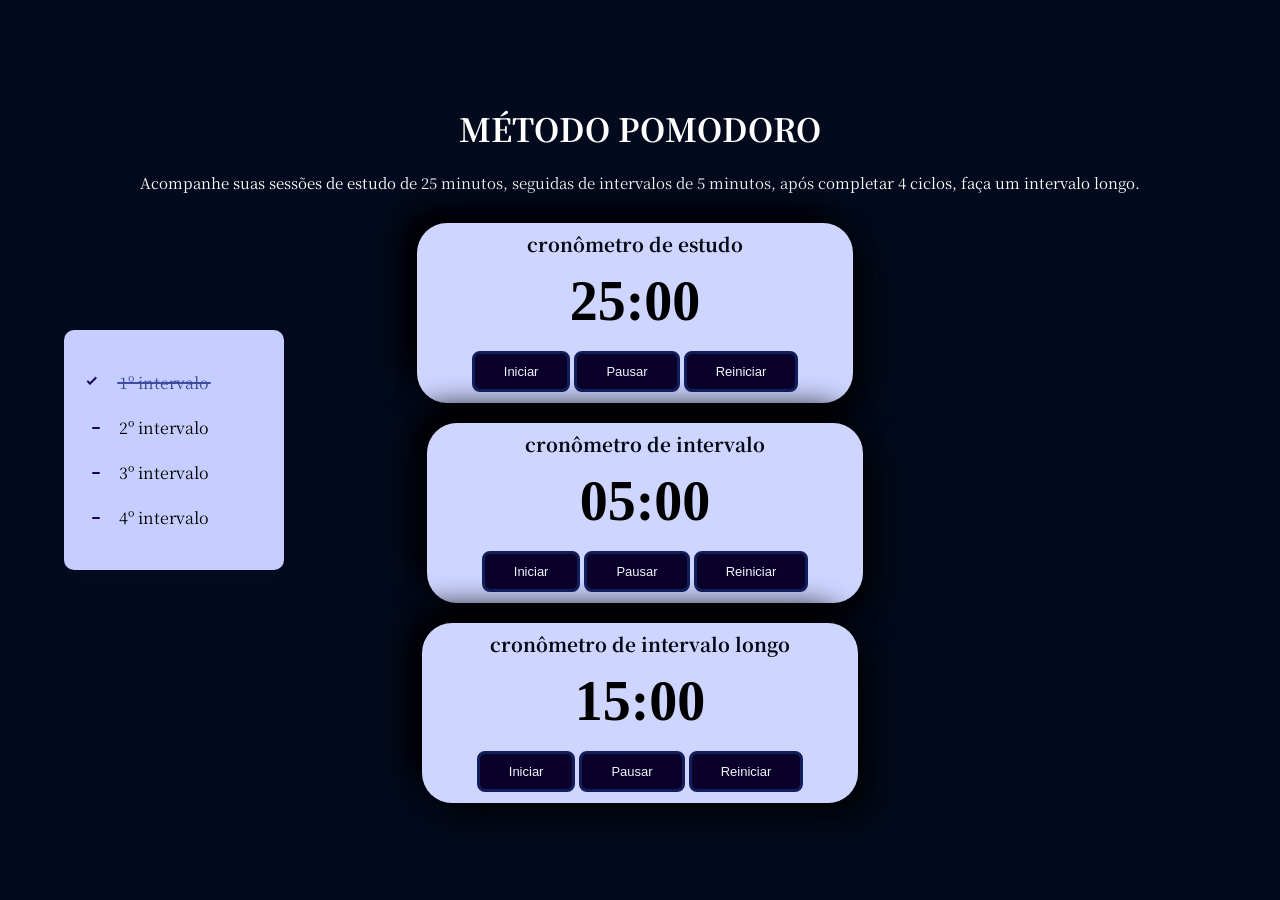
<file: index.html>
<!DOCTYPE html>
<html lang="pt-BR">
<head>
    <meta charset="UTF-8">
    <meta name="viewport" content="width=device-width, initial-scale=1.0">
    <title>Cronômetro de Estudo</title>
    <link rel="stylesheet" href="style.css">
</head>
<body>
    <div class="header">
        <h1>MÉTODO POMODORO</h1>
        <p>Acompanhe suas sessões de estudo de 25 minutos, seguidas de intervalos de 5 minutos, após completar 4 ciclos, faça um intervalo longo.</p>
        <div id="checklist">
            <input checked="" value="1" name="r" type="checkbox" id="01" />
            <label for="01">1º intervalo</label>
            <input value="2" name="r" type="checkbox" id="02" />
            <label for="02">2º intervalo</label>
            <input value="3" name="r" type="checkbox" id="03" />
            <label for="03">3º intervalo</label>
            <input value="4" name="r" type="checkbox" id="04" />
            <label for="04">4º intervalo</label>
          </div>          
    </div>
    <div class="containerOne">
        <h1>cronômetro de estudo</h1>
        <div id="clock-study">25:00</div>
        <button id="startClock1">Iniciar</button>
        <button id="pauseClock1">Pausar</button>
        <button id="resetClock1">Reiniciar</button>
    </div>
    <div class="containerTwo">
        <h1>cronômetro de intervalo</h1>
        <div id="clock-break">05:00</div>
        <button id="startClock2">Iniciar</button>
        <button id="pauseClock2">Pausar</button>
        <button id="resetClock2">Reiniciar</button>
    </div>
    <div class="containerThree">
        <h1>cronômetro de intervalo longo</h1>
        <div id="clock-longBreak">15:00</div>
        <button id="startClock3">Iniciar</button>
        <button id="pauseClock3">Pausar</button>
        <button id="resetClock3">Reiniciar</button>
    </div>
    <script src="main.js"></script>
</body>
</html>
</file>
<file: style.css>
@import url('https://fonts.googleapis.com/css2?family=Karla:ital,wght@0,200..800;1,200..800&family=Noto+Serif+JP:wght@200..900&family=PT+Serif:ital,wght@0,400;0,700;1,400;1,700&family=Playfair+Display:ital,wght@0,400..900;1,400..900&family=Roboto:ital,wght@0,100;0,300;0,400;0,500;0,700;0,900;1,100;1,300;1,400;1,500;1,700;1,900&display=swap');

body {
    font-family: "Noto Serif JP", serif;
    background-color: #030a1d;
    display: flex;
    flex-direction: column; 
    align-items: center; 
    justify-content: center;
    height: 100vh;
    margin: 0;
}

#clock-study,
#clock-break,
#clock-longBreak {
    font-size: 3.5em; 
    margin-top: 1%;
    font-family: "Suranna", serif;
    font-weight: 550;
    font-style: normal;
}

.header {
    text-align: center;
    margin-bottom: 20px;
}

.containerOne,
.containerTwo,
.containerThree {
    width: 34%;
    min-height: 180px;
    border-radius: 30px;
    background: #ced5ff;
    box-shadow: 15px 15px 30px rgb(1, 4, 6),
                -15px -15px 30px rgb(0, 0, 2);
    text-align: center;
    margin-bottom: 20px;
}

.containerOne > h1,
.containerTwo > h1,
.containerThree > h1 {
    margin-top: 1px;
    font-size: 19px;
    color:rgba(2, 7, 19, 0.992);
}


.containerOne {
    margin-right: 10px;
}

.containerTwo {
    margin-left: 10px; 
}

h1 {
    color: white;
    margin-bottom: 6px;
    padding: 6px;
}

p {
    font-size: 15px;
    color: white;
    margin-bottom: 10px; 
}


button {
    position: relative;
    padding: 10px 29px;
    background: #09012a;
    font-size: 13px;
    font-weight: 500;
    color: #f4f2fa;
    border: 3px solid #121e5a;
    border-radius: 8px;
    box-shadow: 0 0 0 #7992e28c;
    transition: all 0.3s ease-in-out;
    cursor: pointer;
    margin-top: 18px;
  }

  button:hover {
    background-color: #3c489cf8;
    color: white;
    box-shadow: 0 0 25px #5a53e08c;
  }

  #checklist {
    --background: #c5cefe;
    --text: #rgba(2, 7, 19, 0.992);
    --check: #180458;
    --disabled: #3c489cf8;
    --width: 180px; 
    --height: 180px;
    --border-radius: 10px;
    background: var(--background);
    width: var(--width);
    height: var(--height);
    border-radius: var(--border-radius);
    position: absolute; 
    left: 5%;
    top: 50%; 
    transform: translateY(-50%); 
    box-shadow: 0 10px 30px rgba(65, 72, 86, 0.05);
    padding: 30px 20px;
    display: grid;
    grid-template-columns: auto 1fr; 
    align-items: center; 
    justify-content: left;
}

  #checklist label {
    color: var(--text);
    position: relative;
    cursor: pointer;
    display: grid;
    align-items: center;
    width: fit-content;
    transition: color 0.3s ease;
    margin-right: 20px;
  }
  
  #checklist label::before,
  #checklist label::after {
    content: "";
    position: absolute;
  }
  
  #checklist label::before {
    height: 2px;
    width: 8px;
    left: -27px;
    background: var(--check);
    border-radius: 2px;
    transition: background 0.3s ease;
  }
  
  #checklist label:after {
    height: 4px;
    width: 4px;
    top: 8px;
    left: -25px;
    border-radius: 50%;
  }
  
  #checklist input[type="checkbox"] {
    -webkit-appearance: none;
    -moz-appearance: none;
    position: relative;
    height: 15px;
    width: 15px;
    outline: none;
    border: 0;
    margin: 0 15px 0 0;
    cursor: pointer;
    background: var(--background);
    display: grid;
    align-items: center;
    margin-right: 20px;
  }
  
  #checklist input[type="checkbox"]::before,
  #checklist input[type="checkbox"]::after {
    content: "";
    position: absolute;
    height: 2px;
    top: auto;
    background: var(--check);
    border-radius: 2px;
  }
  
  #checklist input[type="checkbox"]::before {
    width: 0px;
    right: 60%;
    transform-origin: right bottom;
  }
  
  #checklist input[type="checkbox"]::after {
    width: 0px;
    left: 40%;
    transform-origin: left bottom;
  }
  
  #checklist input[type="checkbox"]:checked::before {
    animation: check-01 0.4s ease forwards;
  }
  
  #checklist input[type="checkbox"]:checked::after {
    animation: check-02 0.4s ease forwards;
  }
  
  #checklist input[type="checkbox"]:checked + label {
    color: var(--disabled);
    animation: move 0.3s ease 0.1s forwards;
  }
  
  #checklist input[type="checkbox"]:checked + label::before {
    background: var(--disabled);
    animation: slice 0.4s ease forwards;
  }
  
  #checklist input[type="checkbox"]:checked + label::after {
    animation: firework 0.5s ease forwards 0.1s;
  }
  
  @keyframes move {
    50% {
      padding-left: 8px;
      padding-right: 0px;
    }
  
    100% {
      padding-right: 4px;
    }
  }
  
  @keyframes slice {
    60% {
      width: 100%;
      left: 4px;
    }
  
    100% {
      width: 100%;
      left: -2px;
      padding-left: 0;
    }
  }
  
  @keyframes check-01 {
    0% {
      width: 4px;
      top: auto;
      transform: rotate(0);
    }
  
    50% {
      width: 0px;
      top: auto;
      transform: rotate(0);
    }
  
    51% {
      width: 0px;
      top: 8px;
      transform: rotate(45deg);
    }
  
    100% {
      width: 5px;
      top: 8px;
      transform: rotate(45deg);
    }
  }
  
  @keyframes check-02 {
    0% {
      width: 4px;
      top: auto;
      transform: rotate(0);
    }
  
    50% {
      width: 0px;
      top: auto;
      transform: rotate(0);
    }
  
    51% {
      width: 0px;
      top: 8px;
      transform: rotate(-45deg);
    }
  
    100% {
      width: 10px;
      top: 8px;
      transform: rotate(-45deg);
    }
  }
  
  @keyframes firework {
    0% {
      opacity: 1;
      box-shadow: 0 0 0 -2px #4f29f0, 0 0 0 -2px #4f29f0, 0 0 0 -2px #4f29f0,
        0 0 0 -2px #4f29f0, 0 0 0 -2px #4f29f0, 0 0 0 -2px #4f29f0;
    }
  
    30% {
      opacity: 1;
    }
  
    100% {
      opacity: 0;
      box-shadow: 0 -15px 0 0px #4f29f0, 14px -8px 0 0px #4f29f0,
        14px 8px 0 0px #4f29f0, 0 15px 0 0px #4f29f0, -14px 8px 0 0px #4f29f0,
        -14px -8px 0 0px #4f29f0;
    }
  }
</file>
